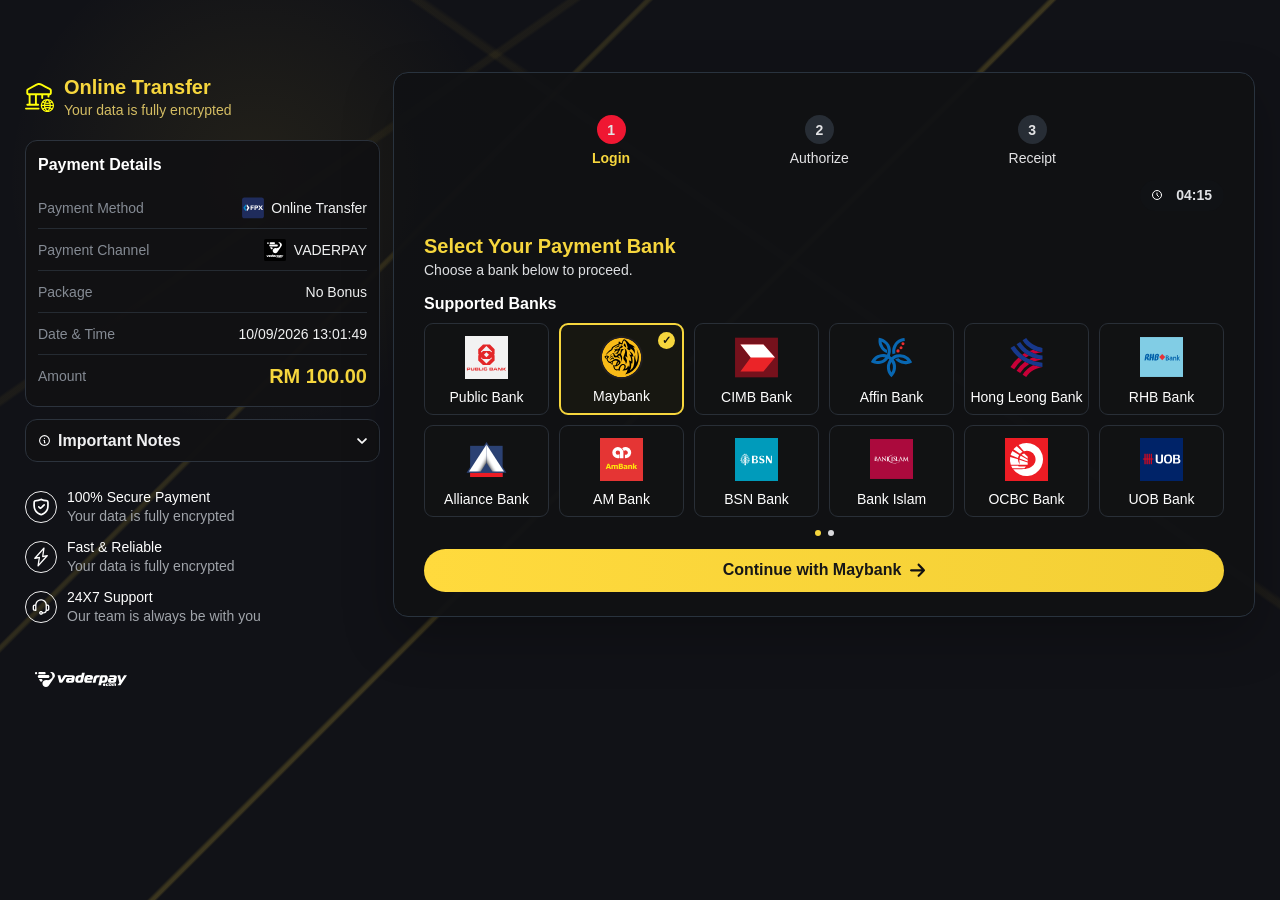
<file: index.html>
﻿<!DOCTYPE html>
<html lang="en">
<head>
  <meta charset="UTF-8">
  <meta name="viewport" content="width=device-width, initial-scale=1.0">
  <title>VADERPAY Payment Gateway</title>
  <link rel="stylesheet" href="css/style.css">
</head>
<body>
  <main class="gateway">

    <!-- Desktop left information column -->
    <aside class="desktop-sidebar">
      <div class="transfer-intro">
        <img src="assets/payment_gateway/icn-onlineTransfer.svg" alt="">
        <div>
          <strong>Online Transfer</strong>
          <span>Your data is fully encrypted</span>
        </div>
      </div>

      <section class="payment-card">
        <h2>Payment Details</h2>

        <div class="detail-row">
          <span>Payment Method</span>
          <strong><img src="assets/wallet_square/fpx.svg" alt="">Online Transfer</strong>
        </div>

        <div class="detail-row">
          <span>Payment Channel</span>
          <strong><img src="assets/vaderpaylogo.svg" alt="">VADERPAY</strong>
        </div>

        <div class="detail-row">
          <span>Package</span>
          <strong>No Bonus</strong>
        </div>

        <div class="detail-row">
          <span>Date &amp; Time</span>
          <strong>10/09/2026 13:01:49</strong>
        </div>

        <div class="detail-row amount">
          <span>Amount</span>
          <strong>RM 100.00</strong>
        </div>
      </section>

      <button class="desktop-notes" id="desktopNotes" type="button">
        <span>
          <img src="assets/payment_gateway/icn-important.svg" alt="">
          Important Notes
        </span>
        <img class="notes-dropdown-icon" src="assets/payment_gateway/icn-dropdown-w.svg" alt="">
      </button>

      <div class="desktop-notes-content" id="desktopNotesContent">
        <ul>
          <li>Kindly ensure your bank account has been activated for online payment processing.</li>
          <li>Kindly ensure that you have sufficient funds in the account.</li>
          <li>Kindly ensure that you have entered the correct ID and password.</li>
          <li>Please do not click on any submit button more than once.</li>
          <li>Please do not refresh your browser.</li>
          <li>Please take note of the reference number if any event you need to contact our Customer Service for further action.</li>
        </ul>
      </div>

      <div class="desktop-support">
        <div class="support-row">
          <img src="assets/payment_gateway/icn-secure.svg" alt="">
          <div><strong>100% Secure Payment</strong><span>Your data is fully encrypted</span></div>
        </div>
        <div class="support-row">
          <img src="assets/payment_gateway/icn-fast.svg" alt="">
          <div><strong>Fast &amp; Reliable</strong><span>Your data is fully encrypted</span></div>
        </div>
        <div class="support-row">
          <img src="assets/payment_gateway/icn-support.svg" alt="">
          <div><strong>24X7 Support</strong><span>Our team is always be with you</span></div>
        </div>
      </div>

      <img class="desktop-logo-bottom" src="assets/payment_gateway/logo-vaderpay.svg" alt="Vaderpay">
    </aside>

    <!-- Main bank-selection panel -->
    <section class="bank-shell">
      <div class="stepper">
        <div class="step active"><b>1</b><span>Login</span></div>
        <div class="step"><b>2</b><span>Authorize</span></div>
        <div class="step"><b>3</b><span>Receipt</span></div>
      </div>

      <div class="session-timer">
        <img src="assets/payment_gateway/icn-timer.svg" alt="">
        <span></span>
        <strong id="timer">04:16</strong>
      </div>

      <div class="bank-heading">
        <h1>Select Your Payment Bank</h1>
        <p>Choose a bank below to proceed.</p>
      </div>

      <h2 class="supported-title">Supported Banks</h2>

      <div class="bank-grid" id="bankGrid"></div>
      <div class="dots" id="dots"></div>

      <button class="continue-btn" id="continueBtn" type="button">
        <span>Continue with <span id="selectedBankLabel">Maybank</span></span>
        <img src="assets/payment_gateway/icn-arrow.svg" alt="">
      </button>

      <!-- Mobile-only payment details -->
      <section class="mobile-payment-card">
        <h2>Payment Details</h2>

        <div class="mobile-detail-row">
          <span>Payment Method</span>
          <strong><img src="assets/wallet_square/fpx.svg" alt="">Online Transfer</strong>
        </div>
        <div class="mobile-detail-row">
          <span>Payment Channel</span>
          <strong><img src="assets/vaderpaylogo.svg" alt="">VADERPAY</strong>
        </div>
        <div class="mobile-detail-row">
          <span>Package</span>
          <strong>No Bonus</strong>
        </div>
        <div class="mobile-detail-row">
          <span>Date &amp; Time</span>
          <strong>10/09/2026 13:01:49</strong>
        </div>
        <div class="mobile-detail-row amount">
          <span>Amount</span>
          <strong>RM 100.00</strong>
        </div>
      </section>

      <button class="mobile-continue" id="mobileContinue" type="button">
        <span>Continue</span>
        <img src="assets/payment_gateway/icn-arrow.svg" alt="">
      </button>

      <button class="mobile-important" id="mobileImportant" type="button">
        <span>Important Notes</span>
        <img class="notes-dropdown-icon" src="assets/payment_gateway/icn-dropdown-w.svg" alt="">
      </button>

      <div class="mobile-notes-content" id="mobileNotesContent">
        <ul>
          <li>Kindly ensure your bank account has been activated for online payment processing.</li>
          <li>Kindly ensure that you have sufficient funds in the account.</li>
          <li>Kindly ensure that you have entered the correct ID and password.</li>
          <li>Please do not click on any submit button more than once.</li>
          <li>Please do not refresh your browser.</li>
          <li>Please take note of the reference number if any event you need to contact our Customer Service for further action.</li>
        </ul>
      </div>

      <div class="mobile-support">
        <div><img src="assets/payment_gateway/icn-secure.svg" alt=""><strong>Secure Payment</strong></div>
        <div><img src="assets/payment_gateway/icn-fast.svg" alt=""><strong>Fast &amp; Reliable</strong></div>
        <div><img src="assets/payment_gateway/icn-support.svg" alt=""><strong>24X7 Support</strong></div>
      </div>

      <img class="mobile-logo-bottom" src="assets/payment_gateway/logo-vaderpay.svg" alt="Vaderpay">
    </section>
  </main>

  <script src="js/script.js"></script>
</body>
</html>
</file>
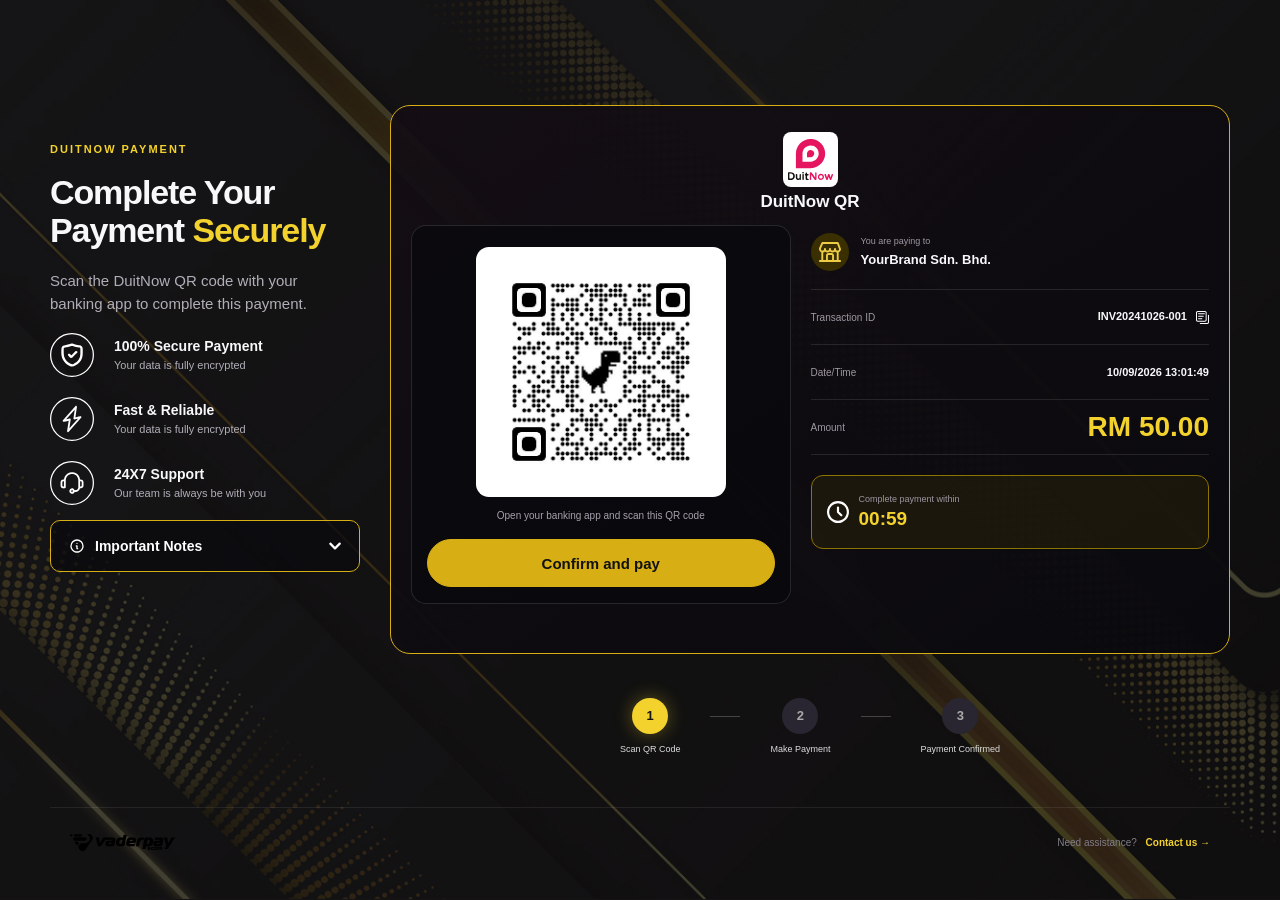
<file: index QR.html>
﻿<!doctype html>
<html lang="en">
<head>
<meta charset="utf-8">
<meta name="viewport" content="width=device-width,initial-scale=1">
<title>DuitNow Payment</title>
<link rel="stylesheet" href="style-QR.css">
</head>
<body>
<div class="bg-lines"></div>

<main class="desktop-page">
  <section class="desktop-intro">
    <div class="eyebrow">DUITNOW PAYMENT</div>
    <h1>Complete Your<br>Payment <span>Securely</span></h1>
    <p>Scan the DuitNow QR code with your<br>banking app to complete this payment.</p>

    <div class="intro-trust">
      <div class="trust-item">
        <img src="assets/payment_gateway/icn-secure.svg">
        <div><strong>100% Secure Payment</strong><span>Your data is fully encrypted</span></div>
      </div>
      <div class="trust-item">
        <img src="assets/payment_gateway/icn-fast.svg">
        <div><strong>Fast &amp; Reliable</strong><span>Your data is fully encrypted</span></div>
      </div>
      <div class="trust-item">
        <img src="assets/payment_gateway/icn-support.svg">
        <div><strong>24X7 Support</strong><span>Our team is always be with you</span></div>
      </div>
    </div>

    <button class="notes-btn" id="desktopNotes">
      <span><img src="assets/payment_gateway/icn-important.svg">Important Notes</span>
      <img class="drop" src="assets/payment_gateway/icn-dropdown-w.svg">
    </button>
    <div class="notes-content" id="desktopNotesContent">
      <ul>
        <li>Kindly ensure your bank account has been activated for online payment processing.</li>
        <li>Kindly ensure that you have sufficient funds in the account.</li>
        <li>Kindly ensure that you have entered the correct ID and password.</li>
        <li>Please do not click on any submit button more than once.</li>
        <li>Please do not refresh your browser.</li>
        <li>Please take note of the reference number if any event you need to contact our Customer Service for further action.</li>
      </ul>
    </div>
  </section>

  <section class="desktop-card">
    <div class="duit-title">
      <img src="assets/payment_gateway/duitnow.svg">
      <strong>DuitNow QR</strong>
    </div>

    <div class="desktop-main">
      <div class="qr-panel">
        <div class="qr-box"><img src="assets/payment_gateway/QRcode.jpg"></div>
        <p>Open your banking app and scan this QR code</p>
        <div class="confirm-pay-wrap"><button class="confirm-pay-btn" id="desktopConfirmPay" type="button">Confirm and pay</button></div>
      </div>

      <div class="payment-info">
        <div class="merchant">
          <div class="merchant-icon"><img src="assets/payment_gateway/icn-mercant.svg"></div>
          <div><small>You are paying to</small><strong>YourBrand Sdn. Bhd.</strong></div>
        </div>
        <div class="info-row"><span>Transaction ID</span><strong>INV20241026-001 <img src="assets/payment_gateway/copy-icon_white.svg"></strong></div>
        <div class="info-row"><span>Date/Time</span><strong>10/09/2026 13:01:49</strong></div>
        <div class="info-row amount"><span>Amount</span><strong>RM 50.00</strong></div>
        <div class="timer-box">
          <img src="assets/payment_gateway/icn-timer.svg">
          <div><small>Complete payment within</small><strong id="desktopTimer">14:51 minutes</strong></div>
        </div>
      </div>
    </div>
  </section>

  <section class="desktop-steps">
    <div class="step active"><b>1</b><span>Scan QR Code</span></div>
    <i></i>
    <div class="step"><b>2</b><span>Make Payment</span></div>
    <i></i>
    <div class="step"><b>3</b><span>Payment Confirmed</span></div>
  </section>

  <footer class="desktop-footer">
    <img src="assets/payment_gateway/logo-vaderpay.svg">
    <span>Need assistance? <strong>Contact us →</strong></span>
  </footer>
</main>

<main class="mobile-page">
  <div class="mobile-intro">
    <div class="eyebrow">DUITNOW PAYMENT</div>
    <h1>Complete Your<br>Payment <span>Securely</span></h1>
    <p>Scan the DuitNow QR code with your banking app to complete this payment.</p>
  </div>

  <section class="mobile-qr-card">
    <div class="mobile-qr-frame">
      <div class="qr-box"><img src="assets/payment_gateway/QRcode.jpg"></div>
      <p>Open your banking app and scan this QR code</p>
      <div class="confirm-pay-wrap"><button class="confirm-pay-btn" id="mobileConfirmPay" type="button">Confirm and pay</button></div>
      <img class="mobile-duit-logo" src="assets/payment_gateway/duitnow.svg">
      <strong>DuitNow QR</strong>
    </div>
  </section>

  <section class="mobile-info">
    <div class="mobile-amount"><span>Amount</span><strong>RM 50.00</strong></div>
    <div class="mobile-id"><span>Transaction ID</span><strong>INV20241026-001 <img src="assets/payment_gateway/copy-icon_white.svg"></strong></div>

    <div class="mobile-tile timer-tile">
      <img src="assets/payment_gateway/icn-timer.svg">
      <div><small>Complete payment within</small><strong id="mobileTimer">13:32 minutes</strong></div>
    </div>

    <div class="mobile-tile merchant-tile">
      <img src="assets/payment_gateway/icn-mercant.svg">
      <div><small>Payment to</small><strong>YourBrand Sdn. Bhd.</strong></div>
    </div>

    <div class="mobile-tile secure-tile">
      <img src="assets/payment_gateway/icn-secure_trusted.svg">
      <div><small>Secure and trusted</small><span>Your data is fully encrypted</span></div>
    </div>
  </section>

  <section class="mobile-steps">
    <div class="step active"><b>1</b><span>Scan QR Code</span></div>
    <i></i>
    <div class="step"><b>2</b><span>Make Payment</span></div>
    <i></i>
    <div class="step"><b>3</b><span>Payment Confirmed</span></div>
  </section>

  <button class="mobile-notes" id="mobileNotes">
    <span><img src="assets/payment_gateway/icn-important2.svg">Important Notes</span>
    <img class="drop" src="assets/payment_gateway/icn-dropdown-w.svg">
  </button>
  <div class="notes-content mobile-notes-content" id="mobileNotesContent">
    <ul>
      <li>Kindly ensure your bank account has been activated for online payment processing.</li>
      <li>Kindly ensure that you have sufficient funds in the account.</li>
      <li>Kindly ensure that you have entered the correct ID and password.</li>
      <li>Please do not click on any submit button more than once.</li>
      <li>Please do not refresh your browser.</li>
      <li>Please take note of the reference number if any event you need to contact our Customer Service for further action.</li>
    </ul>
  </div>

  <img class="mobile-vaderpay" src="assets/payment_gateway/logo-vaderpay.svg">
</main>

<script src="script-QR.js"></script>
</body>
</html>
</file>
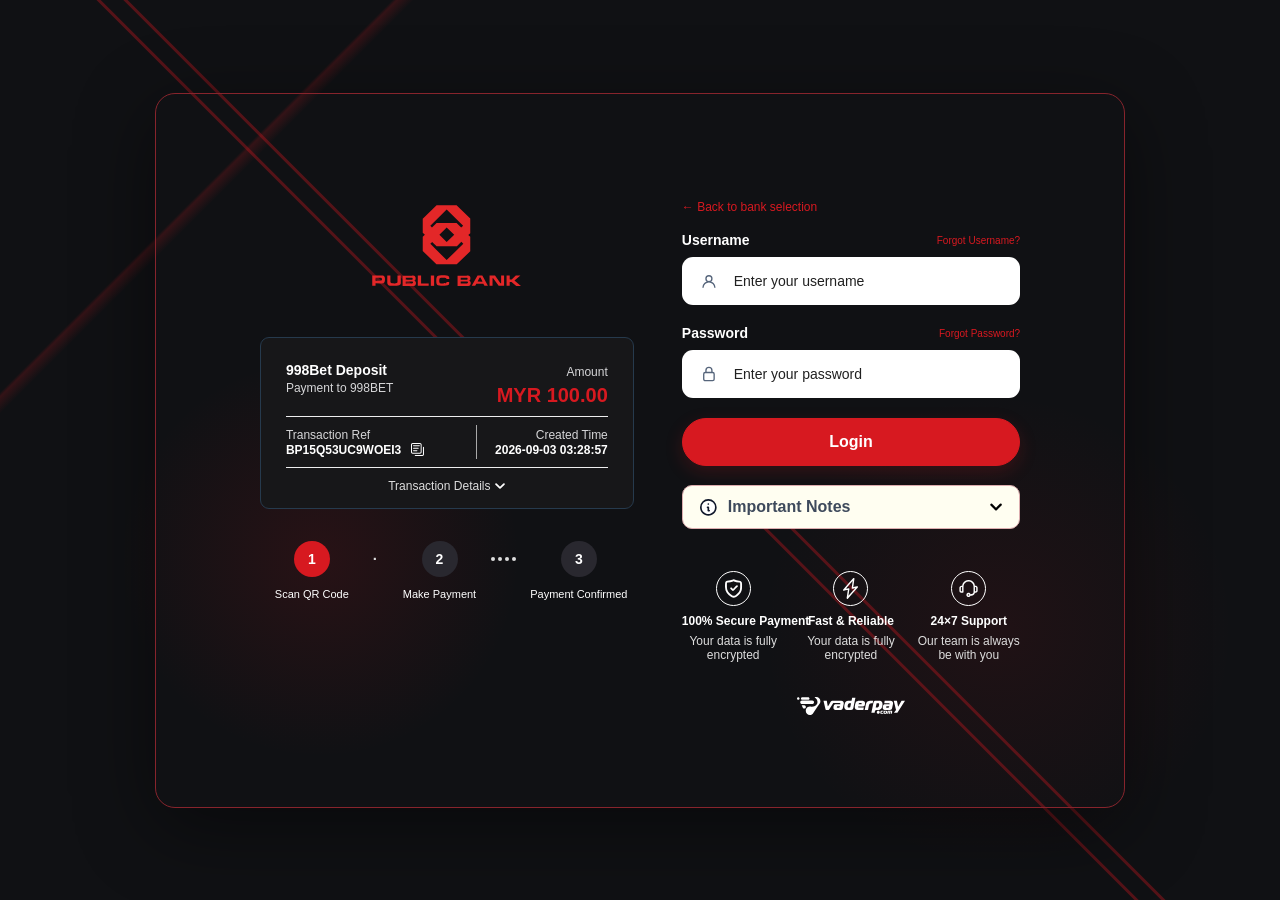
<file: login.html>
﻿<!DOCTYPE html>
<html lang="en">
<head>
  <meta charset="UTF-8">
  <meta name="viewport" content="width=device-width, initial-scale=1.0">
  <title>Bank Login Demo | Payment Gateway</title>
  <link rel="stylesheet" href="login.css">
</head>
<body>
<main class="page">
  <section class="gateway">
    <div class="info-side">
      <div class="bank-logo" id="bankLogoWrap">
        <img src="assets/bank/login-bank/bank_publicbank.svg" alt="Public Bank" class="pb-icon" id="bankLogo">
      </div>

      <div class="transaction-card">
        <div class="transaction-top">
          <div>
            <strong>998Bet Deposit</strong>
            <span>Payment to 998BET</span>
          </div>
          <div class="amount">
            <span>Amount</span>
            <strong>MYR 100.00</strong>
          </div>
        </div>
        <div class="transaction-meta">
          <div>
            <span>Transaction Ref</span>
            <strong>BP15Q53UC9WOEI3 <button class="copy-btn" type="button"><img src="assets/payment_gateway/copy-icon_white.svg" alt="Copy"></button></strong>
          </div>
          <div>
            <span>Created Time</span>
            <strong>2026-09-03 03:28:57</strong>
          </div>
        </div>
        <button class="transaction-details" type="button" id="detailsToggle">
          Transaction Details <img src="assets/payment_gateway/icn-dropdown-w.svg" alt="">
        </button>
        <div class="details-content" id="detailsContent">
            <ul style="margin-left: -26px;">
                <li>Payment Method: Online Transfer</li>
                <li>Payment Channel: VADERPAY</li>
                <li>Package: No Bonus</li>
            </ul>
        </div>
      </div>

      <div class="stepper">
        <div class="step active"><div class="step-circle">1</div><span>Scan QR Code</span></div>
        <div class="step-line step-line--animated"><i></i><i></i><i></i><i></i></div>
        <div class="step"><div class="step-circle">2</div><span>Make Payment</span></div>
        <div class="step-line"><i></i><i></i><i></i><i></i></div>
        <div class="step"><div class="step-circle">3</div><span>Payment Confirmed</span></div>
      </div>
    </div>

    <div class="form-side">
      <form id="loginForm" novalidate>
        <a class="back-to-banks" href="index.html">← Back to bank selection</a>
        <div class="field">
          <div class="field-head"><label for="username">Username</label><a href="#" class="help-link">Forgot Username?</a></div>
          <div class="input-wrap">
            <svg viewBox="0 0 24 24" aria-hidden="true"><path d="M20 21a8 8 0 0 0-16 0M12 13a4 4 0 1 0 0-8 4 4 0 0 0 0 8Z"/></svg>
            <input id="username" type="text" placeholder="Enter your username" autocomplete="username">
          </div>
        </div>
        <div class="field">
          <div class="field-head"><label for="password">Password</label><a href="#" class="help-link">Forgot Password?</a></div>
          <div class="input-wrap">
            <svg viewBox="0 0 24 24" aria-hidden="true"><rect x="5" y="10" width="14" height="11" rx="2"/><path d="M8 10V7a4 4 0 0 1 8 0v3"/></svg>
            <input id="password" type="password" placeholder="Enter your password" autocomplete="current-password">
          </div>
        </div>
        <button class="next-btn" type="submit">Login</button>
        <button class="notes-toggle" id="notesToggle" type="button">
          <span class="notes-left"><img src="assets/payment_gateway/icn-important2.svg" alt="">Important Notes</span>
          <img class="notes-arrow" src="assets/payment_gateway/icn-dropdown.svg" alt="">
        </button>
        <div class="notes-content" id="notesContent">
            <ul>
              <li>Kindly ensure your bank account has been activated for online payment processing.</li>
              <li>Kindly ensure that you have sufficient funds in the account.</li>
              <li>Kindly ensure that you have entered the correct ID and password.</li>
              <li>Please do not click on any submit button more than once.</li>
              <li>Please do not refresh your browser.</li>
              <li>Please take note of the reference number if any event you need to contact our Customer Service for further action.</li>
            </ul>
          </div>
      </form>

      <div class="trust-row">
        <div class="trust-item"><img src="assets/payment_gateway/icn-secure.svg" alt=""><strong>100% Secure Payment</strong><span>Your data is fully encrypted</span></div>
        <div class="trust-item"><img src="assets/payment_gateway/icn-fast.svg" alt=""><strong>Fast &amp; Reliable</strong><span>Your data is fully encrypted</span></div>
        <div class="trust-item"><img src="assets/payment_gateway/icn-support.svg" alt=""><strong>24×7 Support</strong><span>Our team is always be with you</span></div>
      </div>
      <img class="vaderpay-logo" src="assets/payment_gateway/logo-vaderpay.svg" alt="VaderPay">
    </div>
  </section>
</main>
<script src="login.js"></script>
</body>
</html>
</file>
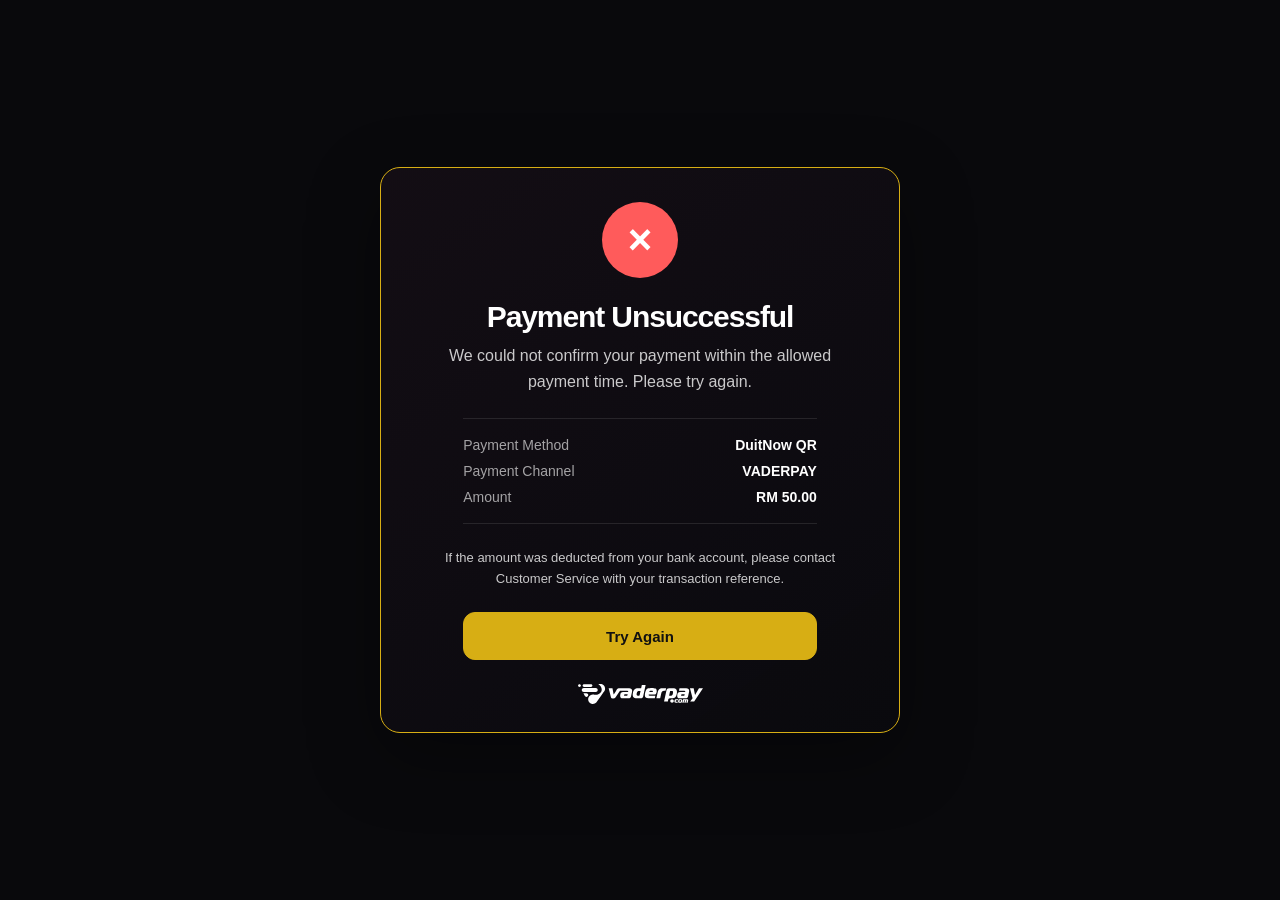
<file: payment-unsuccessful.html>
﻿<!doctype html>
<html lang="en">
<head>
    <meta charset="utf-8">
    <meta name="viewport" content="width=device-width,initial-scale=1">
    <title>Payment Unsuccessful</title>
    <link rel="stylesheet" href="style-QR.css">
    <style>
        .unsuccess-page {
            min-height: 100vh;
            display: flex;
            align-items: center;
            justify-content: center;
            padding: 32px 18px;
            background: var(--bg,#0b0b0f);
            color: #fff;
            font-family: inherit;
        }

        .unsuccess-card {
            width: min(520px,100%);
            border: 1px solid var(--gold2);
            border-radius: 20px;
            background: linear-gradient(145deg, rgba(20, 14, 20, .95), rgba(10, 10, 14, .96));
            padding: 34px 38px 28px;
            min-height: 500px;
            text-align: center;
            display: flex;
            flex-direction: column;
            align-items: center;
            box-shadow: 0 24px 70px rgba(0,0,0,.35);
        }

        .unsuccess-icon {
            width: 76px;
            height: 76px;
            margin: 0 auto 22px;
            border-radius: 50%;
            display: grid;
            place-items: center;
            background: #ff5b5b;
            color: #fff;
            font-size: 42px;
            font-weight: 700;
            animation: failPulse 1.8s ease-in-out infinite;
        }

        .unsuccess-card h1 {
            margin: 0 0 10px;
            font-size: 30px;
        }

        .unsuccess-card p {
            margin: 0 auto 24px;
            max-width: 420px;
            line-height: 1.6;
            opacity: .78;
        }

        .unsuccess-details {
            display: grid;
            gap: 10px;
            text-align: left;
            border-top: 1px solid rgba(255,255,255,.1);
            border-bottom: 1px solid rgba(255,255,255,.1);
            padding: 18px 0;
            margin-bottom: 24px;
            width: 80%;
        }

        .unsuccess-row {
            display: flex;
            justify-content: space-between;
            gap: 18px;
            font-size: 14px;
        }

            .unsuccess-row span {
                opacity: .62;
            }

            .unsuccess-row strong {
                text-align: right;
            }

        .try-again-btn {
            display: inline-flex;
            align-items: center;
            justify-content: center;
            width: 80%;
            min-height: 48px;
            margin: 22px auto 0;
            padding: 12px 20px;
            border: 1px solid var(--gold2);
            border-radius: 12px;
            background: var(--gold2);
            color: #111;
            font-size: 15px;
            font-weight: 700;
            line-height: 1;
            text-decoration: none;
            cursor: pointer;
            transition: transform .18s ease, filter .18s ease;
        }

        .try-again-btn:hover {
            filter: brightness(1.05);
            transform: translateY(-1px);
        }

        .try-again-btn:active {
            transform: translateY(0);
        }

        .unsuccess-logo {
            width: 125px;
            margin-top: 24px;
        }

        @keyframes failPulse {
            0%,100% {
                transform: scale(1);
                box-shadow: 0 0 0 0 rgba(255,91,91,.28);
            }

            50% {
                transform: scale(1.04);
                box-shadow: 0 0 0 12px rgba(255,91,91,0);
            }
        }

        @media(max-width:600px) {
            .unsuccess-page {
                padding: 20px 14px;
            }

            .unsuccess-card {
                padding: 34px 20px;
                border-radius: 18px;
            }

                .unsuccess-card h1 {
                    font-size: 25px;
                }

            .unsuccess-row {
                font-size: 13px;
            }

            .try-again-btn {
                width: 100%;
            }
        }
    </style>
</head>
<body>
    <div class="unsuccess-page">
        <section class="unsuccess-card">
            <div class="unsuccess-icon">×</div>
            <h1>Payment Unsuccessful</h1>
            <p>We could not confirm your payment within the allowed payment time. Please try again.</p>
            <div class="unsuccess-details">
                <div class="unsuccess-row"><span>Payment Method</span><strong>DuitNow QR</strong></div>
                <div class="unsuccess-row"><span>Payment Channel</span><strong>VADERPAY</strong></div>
                <div class="unsuccess-row"><span>Amount</span><strong>RM 50.00</strong></div>
            </div>
            <p style="font-size:13px;margin-bottom:0">If the amount was deducted from your bank account, please contact Customer Service with your transaction reference.</p>
            <a class="try-again-btn" href="index.html">Try Again</a>
            <img class="unsuccess-logo" src="assets/payment_gateway/logo-vaderpay.svg" alt="VADERPAY">
        </section>
    </div>
</body>
</html>
</file>
<file: css/style.css>
/* =========================================================
   VADERPAY PAYMENT GATEWAY
   PDF MATCH: Desktop + Mobile
   ========================================================= */

:root {
  --gold: #f6d63d;
  --gold-2: #ffe86a;
  --dark: #111214;
  --panel: rgba(16, 18, 20, .96);
  --panel-2: #141618;
  --line: #293039;
  --muted: #9ca2aa;
  --white: #fff;
}

* {
  box-sizing: border-box;
}

html,
body {
  margin: 0;
  min-height: 100%;
}

body {
  min-height: 100vh;
  background: #111217;
  color: var(--white);
  font-family: Arial, Helvetica, sans-serif;
}

/* The supplied PDF has a black/gold geometric background.
   If your existing asset folder has the matching PDF background,
   replace this URL with that asset. */
body::before {
  content: "";
  position: fixed;
  inset: 0;
  z-index: -2;
  background:
    linear-gradient(145deg, transparent 0 22%, rgba(245, 204, 54, .05) 22.2% 22.5%, transparent 22.7%),
    linear-gradient(35deg, transparent 0 66%, rgba(245, 204, 54, .05) 66.2% 66.5%, transparent 66.8%),
    radial-gradient(circle at 20% 20%, rgba(245, 208, 54, .08), transparent 20%),
    #111217;
}

body::after {
  content: "";
  position: fixed;
  inset: 0;
  z-index: -1;
  pointer-events: none;
  background:
    linear-gradient(135deg, transparent 0 48%, rgba(242, 207, 65, .25) 48.2% 48.35%, transparent 48.5%),
    linear-gradient(315deg, transparent 0 70%, rgba(242, 207, 65, .18) 70.2% 70.35%, transparent 70.5%);
  opacity: .75;
}

button {
  font: inherit;
}

/* =========================
   DESKTOP
   ========================= */

@media (min-width: 768px) {
  .gateway {
    width: min(1240px, calc(100% - 50px));
    min-height: 720px;
    margin: 0 auto;
    padding: 72px 0 45px;
    display: grid;
    grid-template-columns: 355px minmax(0, 1fr);
    gap: 13px;
    align-items: start;
  }
}

.desktop-sidebar {
  min-width: 0;
  padding-top: 4px;
}

.transfer-intro {
  display: flex;
  align-items: center;
  gap: 10px;
  margin-bottom: 22px;
}

.transfer-intro > img {
  width: 29px;
  height: 29px;
  object-fit: contain;
  filter: sepia(1) saturate(7) hue-rotate(350deg) brightness(1.25);
}

.transfer-intro strong {
  display: block;
  color: var(--gold);
  font-size: 13px;
  line-height: 1.1;
}

.transfer-intro span {
  display: block;
  margin-top: 4px;
  color: #d4bd63;
  font-size: 9px;
}

.payment-card {
  padding: 15px 12px 9px;
  border: 1px solid #2c333d;
  border-radius: 12px;
  background: rgba(17, 18, 20, .94);
}

.payment-card h2 {
  margin: 0 0 13px;
  font-size: 13px;
}

.detail-row {
  min-height: 42px;
  border-bottom: 1px solid #252b32;
  display: flex;
  align-items: center;
  justify-content: space-between;
  gap: 8px;
  font-size: 8px;
  color: #858b94;
}

.detail-row:last-child {
  border-bottom: 0;
}

.detail-row strong {
  color: #f1f2f3;
  display: flex;
  align-items: center;
  gap: 6px;
  font-size: 8px;
  text-align: right;
}

.detail-row strong img {
  width: 25px;
  max-height: 22px;
  object-fit: contain;
}

.detail-row.amount strong {
  color: var(--gold);
  font-size: 18px;
}

.desktop-notes {
    width: 100%;
    min-height: 43px;
    margin-top: 12px;
    padding: 0 12px;
    border: 1px solid #2c333d;
    border-radius: 12px;
    background: rgba(17, 18, 20, .94);
    color: #f1f1f2;
    display: flex;
    align-items: center;
    justify-content: space-between;
    cursor: pointer;
    font-size: 9px;
}

.desktop-notes > span {
  display: flex;
  align-items: center;
  gap: 7px;
}

.desktop-notes > span img {
  width: 13px;
}

.notes-dropdown-icon {
  width: 10px;
  height: 10px;
  transition: transform .18s ease;
}

.desktop-notes-content,
.mobile-notes-content {
    display: none;
    border-radius: 12px;
    background: rgb(25 26 28 / 94%);
}

.desktop-notes-content.open,
.mobile-notes-content.open {
  display: block;
}

.desktop-notes-content {
  padding: 8px 10px;
  color: #bfc4ca;
  font-size: 8px;
  line-height: 1.45;
}

.desktop-notes-content ul,
.mobile-notes-content ul {
  margin: 0;
  padding-left: 17px;
}

.desktop-support {
  margin-top: 27px;
  display: grid;
  gap: 15px;
}

.support-row {
  display: flex;
  align-items: center;
  gap: 10px;
}

.support-row > img {
  width: 32px;
  height: 32px;
}

.support-row strong,
.support-row span {
  display: block;
}

.support-row strong {
  font-size: 9px;
}

.support-row span {
  margin-top: 3px;
  color: #a0a4aa;
  font-size: 7px;
}

.desktop-logo-bottom {
  display: block;
  width: 92px;
  margin: 48px 0 0 10px;
}

.bank-shell {
  position: relative;
  min-width: 0;
  min-height: 505px;
  padding: 42px 30px 24px;
  border: 1px solid #29333e;
  border-radius: 15px;
  background: rgba(17, 18, 20, .96);
  box-shadow: 0 20px 50px rgba(0, 0, 0, .25);
}

.stepper {
  display: flex;
  width: 58%;
  justify-content: space-between;
  margin: 0 auto 14px;
}

.step {
  display: flex;
  flex-direction: column;
  align-items: center;
  gap: 6px;
  color: #e3e3e5;
  font-size: 9px;
}

.step b {
  width: 29px;
  height: 29px;
  display: grid;
  place-items: center;
  border-radius: 50%;
  background: #272d35;
  font-size: 11px;
}

.step.active b {
  background: #ef1732;
}

.step.active span {
  color: var(--gold);
  font-weight: 700;
}

.session-timer {
  position: relative;
  top: auto;
  right: auto;
  display: flex;
  align-items: center;
  justify-content: flex-end;
  gap: 7px;
  width: fit-content;
  margin: 0 0 24px auto;
  padding: 7px 12px;
  border-radius: 16px;
  background: #101215;
  color: #dfe1e4;
  font-size: var(--font-sm);
  line-height: 1.2;
  white-space: nowrap;
}

.session-timer img {
  width: 10px;
  height: 10px;
  filter: brightness(0) invert(1);
}

.session-timer strong {
  font-size: var(--font-sm);
  font-weight: 700;
}

.bank-heading h1 {
  margin: 0;
  color: var(--gold);
  font-size: 14px;
  line-height: 1.15;
}

.bank-heading p {
  margin: 4px 0 17px;
  color: #dddfe2;
  font-size: 8px;
}

.supported-title {
  margin: 0 0 10px;
  font-size: 11px;
}

.bank-grid {
  display: grid;
  grid-template-columns: repeat(6, minmax(0, 1fr));
  gap: 10px;
  touch-action: pan-y;
  user-select: none;
}

.bank-card {
  position: relative;
  min-width: 0;
  height: 92px;
  padding: 9px 4px;
  border: 1px solid #292f37;
  border-radius: 9px;
  background: #111213;
  color: #fff;
  display: flex;
  flex-direction: column;
  align-items: center;
  justify-content: center;
  gap: 7px;
  cursor: pointer;
}

.bank-card img {
  width: 43px;
  height: 50px;
  object-fit: contain;
}

.bank-card span {
  font-size: 7px;
  text-align: center;
  white-space: nowrap;
}

.bank-card.selected {
  border: 2px solid var(--gold);
  background: #171711;
}

.bank-card.selected::after {
  content: "✓";
  position: absolute;
  top: 7px;
  right: 7px;
  width: 17px;
  height: 17px;
  display: grid;
  place-items: center;
  border-radius: 50%;
  background: var(--gold);
  color: #111;
  font-size: 11px;
  font-weight: 800;
}

.dots {
  display: flex;
  justify-content: center;
  gap: 7px;
  margin: 13px 0;
}

.dot {
  width: 6px;
  height: 6px;
  border: 0;
  padding: 0;
  border-radius: 50%;
  background: #d9d9dc;
  cursor: pointer;
}

.dot.active {
  background: var(--gold);
}

.continue-btn,
.mobile-continue {
  width: 100%;
  min-height: 43px;
  border: 0;
  border-radius: 22px;
  background: linear-gradient(90deg, #ffda3d, #f3cf35);
  color: #171717;
  font-weight: 800;
  cursor: pointer;
  display: flex;
  align-items: center;
  justify-content: center;
  gap: 9px;
}

.continue-btn {
  font-size: 11px;
}

.continue-btn img,
.mobile-continue img {
  width: 15px;
  height: 15px;
}

.mobile-payment-card,
.mobile-continue,
.mobile-important,
.mobile-notes-content,
.mobile-support,
.mobile-logo-bottom {
  display: none;
}

/* =========================
   MOBILE
   ========================= */

@media (max-width: 767px) {
  body {
    background: #111217;
  }

  .gateway {
    width: min(100%, 680px);
    min-height: 100vh;
    padding: 20px;
    display: block;
  }

  .desktop-sidebar {
    display: none;
  }

  .bank-shell {
    min-height: 0;
    padding: 30px 20px 28px;
    border-radius: 18px;
  }

  .stepper {
    width: 86%;
    margin: 0 auto 16px;
  }

  .step {
    font-size: 11px;
    gap: 6px;
  }

  .step b {
    width: 32px;
    height: 32px;
    font-size: 13px;
  }

  .session-timer {
    position: relative;
    top: auto;
    right: auto;
    width: fit-content;
    margin: 0 auto 22px;
    padding: 7px 12px;
    font-size: var(--font-sm);
    line-height: 1.2;
    white-space: nowrap;
  }

  .session-timer strong {
    font-size: var(--font-sm);
  }

  .session-timer img {
    width: 14px;
    height: 14px;
    flex: 0 0 auto;
  }

  .bank-heading h1 {
    font-size: 17px;
  }

  .bank-heading p {
    margin-top: 5px;
    margin-bottom: 23px;
    font-size: 10px;
  }

  .supported-title {
    font-size: 15px;
    margin-bottom: 13px;
  }

  .bank-grid {
    grid-template-columns: repeat(3, minmax(0, 1fr));
    gap: 9px 12px;
  }

  .bank-card {
    height: 73px;
    padding: 7px 4px;
    gap: 5px;
  }

  .bank-card img {
    width: 49px;
    height: 38px;
  }

  .bank-card span {
    font-size: 9px;
  }

  .bank-card.selected::after {
    top: 5px;
    right: 5px;
    width: 18px;
    height: 18px;
  }

  .dots {
    margin: 14px 0 25px;
  }

  .dot {
    width: 7px;
    height: 7px;
  }

  .continue-btn {
    display: none;
  }

  .mobile-payment-card {
    display: block;
    margin-top: 0;
    padding: 15px 18px 7px;
    border: 1px solid #29313a;
    border-radius: 15px;
    background: #121315;
  }

  .mobile-payment-card h2 {
    margin: 0 0 12px;
    font-size: 17px;
  }

  .mobile-detail-row {
    min-height: 39px;
    border-bottom: 1px solid #272c32;
    display: flex;
    align-items: center;
    justify-content: space-between;
    gap: 8px;
    color: #9ca1a8;
    font-size: 9px;
  }

  .mobile-detail-row:last-child {
    border-bottom: 0;
  }

  .mobile-detail-row strong {
    display: flex;
    align-items: center;
    gap: 7px;
    color: #f0f0f2;
    font-size: 9px;
  }

  .mobile-detail-row strong img {
    width: 30px;
    max-height: 24px;
    object-fit: contain;
  }

  .mobile-detail-row.amount strong {
    color: var(--gold);
    font-size: 20px;
  }

  .mobile-continue {
    display: flex;
    margin-top: 13px;
    min-height: 44px;
    font-size: 14px;
  }

  .mobile-important {
    display: flex;
    width: 100%;
    min-height: 42px;
    margin-top: 13px;
    padding: 0 18px;
    border: 1px solid #c8ad19;
    border-radius: 22px;
    background: transparent;
    color: var(--gold);
    align-items: center;
    justify-content: center;
    gap: 10px;
    font-size: 13px;
    font-weight: 700;
    cursor: pointer;
  }

  .mobile-notes-content {
    display: none;
    margin-top: 9px;
    padding: 12px 14px;
    border: 1px solid #2d343d;
    border-radius: 11px;
    background: #111315;
    color: #c7cbd0;
    font-size: 9px;
    line-height: 1.5;
  }

  .mobile-notes-content.open {
    display: block;
  }

  .mobile-support {
    display: flex;
    justify-content: space-between;
    gap: 12px;
    margin-top: 25px;
  }

  .mobile-support > div {
    width: 33.33%;
    display: flex;
    flex-direction: column;
    align-items: center;
    gap: 5px;
  }

  .mobile-support img {
    width: 34px;
    height: 34px;
  }

  .mobile-support strong {
    font-size: 8px;
    white-space: nowrap;
  }

  .mobile-logo-bottom {
    display: block;
    width: 91px;
    margin: 29px auto 0;
  }
}

@media (max-width: 430px) {
  .gateway {
    padding-left: 16px;
    padding-right: 16px;
  }

  .bank-shell {
    padding-left: 14px;
    padding-right: 14px;
  }

  .bank-grid {
    gap: 7px 8px;
  }

  .bank-card {
    height: 69px;
  }

  .bank-card img {
    width: 43px;
  }
}

/* Bank page animation */
.bank-grid.slide-left {
  animation: bankSlideLeft .22s ease;
}

.bank-grid.slide-right {
  animation: bankSlideRight .22s ease;
}

@keyframes bankSlideLeft {
  from { opacity: .35; transform: translateX(18px); }
  to { opacity: 1; transform: translateX(0); }
}

@keyframes bankSlideRight {
  from { opacity: .35; transform: translateX(-18px); }
  to { opacity: 1; transform: translateX(0); }
}

.toast {
  position: fixed;
  left: 50%;
  bottom: 22px;
  transform: translate(-50%, 12px);
  opacity: 0;
  padding: 9px 14px;
  border: 1px solid #3b4148;
  border-radius: 10px;
  background: #17191c;
  color: #fff;
  font-size: 11px;
  pointer-events: none;
  transition: .2s ease;
  z-index: 100;
}
.toast.show {
  opacity: 1;
  transform: translate(-50%, 0);
}

/* =========================================================
   PDF DESKTOP WIDTH MATCH
   Based on supplied Desktop V2 PDF:
   left information column ~29%, right bank panel ~71%.
   Keep the existing gap and centered composition.
   ========================================================= */
@media (min-width: 768px) {
  .v2-layout {
    grid-template-columns: 29% 71%;
    gap: 14px;
  }

  /* Prevent the percentage columns + gap from overflowing. */
  .v2-layout {
    grid-template-columns: minmax(0, 29fr) minmax(0, 71fr);
  }

  .v2-layout > .bank-panel,
  .v2-layout > .summary-panel {
    min-width: 0;
  }
}

@media (min-width: 768px) {
  .desktop-sidebar {
    display: block;
    grid-column: 1;
    min-width: 0;
  }

  .bank-shell {
    grid-column: 2;
    min-width: 0;
  }
}

/* =========================================================
   TYPOGRAPHY SYSTEM
   Only 3 UI font sizes are used across Desktop + Mobile:
   20px = Primary / main heading / amount
   16px = Section heading / controls
   14px = Body / labels / supporting text
   ========================================================= */

:root {
  --font-lg: 20px;
  --font-md: 16px;
  --font-sm: 14px;
}

/* Primary typography */
.transfer-intro strong,
.bank-heading h1 {
  font-size: var(--font-lg);
}

.detail-row.amount strong,
.mobile-detail-row.amount strong {
  font-size: var(--font-lg);
}

/* Secondary typography */
.payment-card h2,
.mobile-payment-card h2,
.supported-title,
.continue-btn,
.mobile-continue,
.desktop-notes,
.mobile-important {
  font-size: var(--font-md);
}

/* Body / labels */
.transfer-intro span,
.detail-row,
.detail-row strong,
.desktop-notes-content,
.support-row strong,
.support-row span,
.session-timer,
.session-timer strong,
.bank-heading p,
.bank-card span,
.step,
.step b,
.mobile-detail-row,
.mobile-detail-row strong,
.mobile-notes-content,
.mobile-support strong {
  font-size: var(--font-sm);
}

/* Keep the visual hierarchy through weight, not extra font sizes */
.transfer-intro strong,
.bank-heading h1,
.detail-row.amount strong,
.mobile-detail-row.amount strong {
  font-weight: 700;
}

.payment-card h2,
.mobile-payment-card h2,
.supported-title,
.desktop-notes,
.mobile-important,
.continue-btn,
.mobile-continue {
  font-weight: 600;
}

.detail-row,
.detail-row strong,
.transfer-intro span,
.desktop-notes-content,
.support-row strong,
.support-row span,
.session-timer,
.bank-heading p,
.bank-card span,
.step,
.mobile-detail-row,
.mobile-detail-row strong,
.mobile-notes-content,
.mobile-support strong {
  font-weight: 400;
}

/* Buttons remain easy to read */
.continue-btn,
.mobile-continue {
  font-weight: 700;
}

/* Small visual icons/badges are not typography hierarchy */
.step b,
.bank-card.selected::after {
  font-weight: 700;
}


/* Timer readability: keep the countdown visually distinct without creating another font size. */
.session-timer strong {
  font-weight: 700;
}
</file>
<file: style-QR.css>
:root {
    --gold:#f4d22d;
    --gold2:#d7ae14;
    --bg:#09090c;
    --panel:#111016;
    --panel2:#15131a;
    --white:#f8f8fa;
    --muted:#a7a4ae;
    --line:rgba(255,255,255,.10);
    --font:Arial,Helvetica,sans-serif;
}

* {
    box-sizing: border-box;
}

html, body {
    margin: 0;
    min-height: 100%;
    font-family: var(--font);
    background: var(--bg);
    color: var(--white);
}

body {
    overflow-x: hidden;
    background: #0a0a0d url('assets/blackgold.jpg') center center/cover fixed no-repeat;
}

.bg-lines {
    position: fixed;
    inset: 0;
    z-index: 0;
    pointer-events: none;
    background: transparent;
}

    .bg-lines:after {
        display: none;
    }

.desktop-page {
    position: relative;
    z-index: 1;
    width: min(1180px,calc(100% - 60px));
    min-height: 100vh;
    margin: auto;
    padding: 105px 0 40px;
    display: grid;
    grid-template-columns: 310px minmax(0,1fr);
    column-gap: 30px;
}

.desktop-intro {
    padding-top: 38px;
}

.eyebrow {
    font-size: 11px;
    font-weight: 800;
    letter-spacing: 2px;
    color: var(--gold);
    margin-bottom: 18px;
}

h1 {
    font-size: 34px;
    line-height: 1.12;
    letter-spacing: -1.1px;
    margin: 0;
}

    h1 span {
        color: var(--gold);
    }

.desktop-intro > p {
    font-size: 15px;
    line-height: 1.55;
    color: #b2aeb9;
    margin: 20px 0 17px;
}

.intro-trust {
    display: flex;
    flex-direction: column;
    gap: 20px;
}

.trust-item {
    display: grid;
    grid-template-columns: 48px 1fr;
    align-items: center;
    gap: 16px;
}

    .trust-item > img {
        width: 44px;
        height: 44px;
    }

    .trust-item strong {
        display: block;
        font-size: 14px;
    }

    .trust-item span {
        display: block;
        font-size: 11px;
        color: #b2aeb9;
        margin-top: 5px;
    }

.notes-btn, .mobile-notes {
    width: 100%;
    height: 52px;
    border: 1px solid var(--gold2);
    border-radius: 10px;
    background: rgba(10,10,14,.72);
    color: #fff;
    display: flex;
    align-items: center;
    justify-content: space-between;
    padding: 0 18px;
    cursor: pointer;
    margin-top: 15px;
}

    .notes-btn span, .mobile-notes span {
        display: flex;
        align-items: center;
        gap: 10px;
        font-size: 14px;
        font-weight: 700;
    }

        .notes-btn span img, .mobile-notes span img {
            width: 16px;
            height: 16px;
        }

    .notes-btn .drop, .mobile-notes .drop {
        width: 12px;
        height: 12px;
        transition: .2s;
    }

    .notes-btn.open .drop, .mobile-notes.open .drop {
        transform: rotate(180deg);
    }

.notes-content {
    display: none;
    border: 1px solid var(--gold2);
    border-top: 0;
    border-radius: 0 0 10px 10px;
    background: #111016;
    color: #aaa;
    padding: 10px 18px;
    font-size: 11px;
    line-height: 1.55;
}

    .notes-content.open {
        display: block;
    }

    .notes-content ul {
        margin: 0;
        padding-left: 17px;
    }

    .notes-content li {
        margin: 0 0 5px;
    }

.desktop-card {
    grid-column: 2;
    grid-row: 1/3;
    border: 1px solid var(--gold2);
    border-radius: 20px;
    background: linear-gradient(145deg,rgba(20,14,20,.95),rgba(10,10,14,.96));
    padding: 26px 20px 13px;
    min-height: 466px;
}

.duit-title {
    text-align: center;
    margin-bottom: 13px;
}

    .duit-title img {
        width: 55px;
        height: 55px;
        display: block;
        margin: auto;
        object-fit: contain;
    }

    .duit-title strong {
        font-size: 17px;
        display: block;
        margin-top: 5px;
    }

.desktop-main {
    display: grid;
    grid-template-columns: 1fr 1.05fr;
    gap: 20px;
}

.qr-panel {
    border: 1px solid rgba(255,255,255,.12);
    border-radius: 15px;
    padding: 21px 15px 16px;
    text-align: center;
    background: rgba(9,9,13,.72);
}

.qr-box {
    width: 250px;
    height: 250px;
    background: #fff;
    border-radius: 13px;
    padding: 17px;
    margin: auto;
}

    .qr-box img {
        width: 100%;
        height: 100%;
        object-fit: cover;
    }

.qr-panel p {
    font-size: 10px;
    color: #a6a1ac;
    margin: 13px 0 0;
}

.payment-info {
    padding-top: 8px;
}

.merchant {
    display: flex;
    align-items: center;
    gap: 12px;
    padding: 0 0 18px;
    border-bottom: 1px solid var(--line);
}

.merchant-icon {
    width: 38px;
    height: 38px;
    border-radius: 50%;
    background: #392f00;
    display: grid;
    place-items: center;
}

    .merchant-icon img {
        width: 22px;
        height: 22px;
    }

.merchant small, .timer-box small {
    display: block;
    font-size: 9px;
    color: #9c97a1;
    margin-bottom: 4px;
}

.merchant strong {
    font-size: 13px;
}

.info-row {
    min-height: 55px;
    border-bottom: 1px solid var(--line);
    display: flex;
    align-items: center;
    justify-content: space-between;
}

    .info-row span {
        font-size: 10px;
        color: #9c97a1;
    }

    .info-row strong {
        font-size: 11px;
    }

        .info-row strong img {
            width: 13px;
            height: 13px;
            vertical-align: middle;
            margin-left: 6px;
        }

    .info-row.amount strong {
        font-size: 28px;
        color: var(--gold);
    }

.timer-box {
    margin-top: 20px;
    min-height: 74px;
    border: 1px solid #8c7400;
    border-radius: 12px;
    background: rgba(79,66,0,.22);
    display: flex;
    align-items: center;
    gap: 10px;
    padding: 12px 15px;
}

    .timer-box > img {
        width: 22px;
        height: 22px;
        filter: brightness(0) invert(1);
    }

    .timer-box strong {
        display: block;
        color: var(--gold);
        font-size: 19px;
    }

.desktop-steps {
    grid-column: 2;
    display: flex;
    justify-content: center;
    align-items: flex-start;
    gap: 30px;
    margin-top: 44px;
}

    .desktop-steps i, .mobile-steps i {
        width: 30px;
        height: 1px;
        background: rgba(255,255,255,.22);
        margin-top: 18px;
    }

.step {
    text-align: center;
}

    .step b {
        width: 36px;
        height: 36px;
        border-radius: 50%;
        display: grid;
        place-items: center;
        background: #292631;
        color: #aaa;
        font-size: 13px;
        margin: auto;
    }

    .step.active b {
        background: var(--gold);
        color: #18130a;
        box-shadow: 0 0 18px rgba(244,210,45,.35);
    }

    .step span {
        display: block;
        font-size: 9px;
        color: #ddd;
        margin-top: 10px;
        white-space: nowrap;
    }

.desktop-footer {
    grid-column: 1/3;
    border-top: 1px solid rgba(255,255,255,.08);
    margin-top: 36px;
    padding: 17px 20px 0;
    display: flex;
    align-items: center;
    justify-content: space-between;
}

    .desktop-footer img {
        width: 105px;
    }

    .desktop-footer span {
        font-size: 10px;
        color: #817d87;
    }

    .desktop-footer strong {
        color: var(--gold);
        margin-left: 6px;
    }

.mobile-page {
    display: none;
}

@media(max-width:767px) {
    .desktop-page {
        display: none;
    }

    .mobile-page {
        display: block;
        position: relative;
        z-index: 1;
        min-height: 100vh;
        padding: 28px 18px 30px;
    }

    .mobile-intro .eyebrow {
        margin-bottom: 10px;
    }

    .mobile-intro h1 {
        font-size: 28px;
        line-height: 1.12;
    }

    .mobile-intro p {
        font-size: 12px;
        line-height: 1.6;
        color: #aaa6b0;
        margin: 14px 0 20px;
    }

    .mobile-qr-card {
    }

    .mobile-qr-frame {
        border: 1px solid #806a00;
        border-radius: 15px;
        padding: 15px 8px 17px;
        text-align: center;
        background: rgba(12,11,16,.8);
    }

        .mobile-qr-frame .qr-box {
            width: 285px;
            height: 285px;
            max-width: 100%;
            padding: 17px;
        }

        .mobile-qr-frame p {
            font-size: 10px;
            color: #aaa;
            margin: 10px 0;
        }

    .mobile-duit-logo {
        width: 39px;
        height: 39px;
        display: block;
        margin: 2px auto 5px;
    }

    .mobile-qr-frame > strong {
        font-size: 13px;
    }

    .mobile-info {
        border: 1px solid #8e7600;
        border-radius: 15px;
        padding: 14px;
        margin-top: 12px;
        background: rgba(15,13,18,.9);
    }

    .mobile-amount, .mobile-id {
        display: flex;
        justify-content: space-between;
        align-items: center;
        border-bottom: 1px solid var(--line);
        padding: 9px 0;
    }

        .mobile-amount span, .mobile-id span {
            font-size: 11px;
            color: #aaa;
        }

        .mobile-amount strong {
            font-size: 22px;
            color: var(--gold);
        }

        .mobile-id strong {
            font-size: 10px;
        }

            .mobile-id strong img {
                width: 12px;
                vertical-align: middle;
                margin-left: 4px;
            }

    .mobile-tile {
        min-height: 64px;
        border: 1px solid #8e7600;
        border-radius: 12px;
        margin-top: 9px;
        display: flex;
        align-items: center;
        gap: 12px;
        padding: 10px 12px;
        background: rgba(71,61,0,.25);
    }

        .mobile-tile > img {
            width: 25px;
            height: 25px;
            fill: #EDCD45; 
        }

        .mobile-tile small {
            display: block;
            color: #a6a1aa;
            font-size: 9px;
        }

        .mobile-tile strong {
            display: block;
            font-size: 14px;
            color: var(--gold);
            margin-top: 3px;
        }

    .merchant-tile strong {
        color: #fff;
        font-size: 12px;
    }

    .secure-tile span {
        font-size: 8px;
        color: #999;
        display: block;
        margin-top: 3px;
    }

    .secure-tile small {
        color: var(--gold);
    }

    .mobile-steps {
        display: flex;
        justify-content: center;
        align-items: flex-start;
        gap: 18px;
        margin: 18px 0;
    }

        .mobile-steps i {
            width: 24px;
        }

        .mobile-steps .step b {
            width: 31px;
            height: 31px;
            font-size: 12px;
        }

        .mobile-steps .step span {
            font-size: 8px;
            margin-top: 8px;
        }

    .mobile-notes {
        margin-top: 0;
        height: 48px;
        border-radius: 10px;
    }

        .mobile-notes span {
            font-size: 13px;
        }

        .mobile-notes .drop {
            width: 11px;
        }

    .mobile-notes-content {
        font-size: 9px;
    }

    .mobile-vaderpay {
        display: block;
        width: 85px;
        margin: 80px auto 0;
    }
}

@media(max-width:380px) {
    .mobile-page {
        padding-left: 14px;
        padding-right: 14px;
    }

    .mobile-qr-frame .qr-box {
        width: 260px;
        height: 260px;
    }

    .mobile-steps {
        gap: 10px;
    }

        .mobile-steps i {
            width: 16px;
        }
}

/* Exact requested asset treatment */
.duit-title img,
.mobile-duit-logo {
    background: #fff;
    padding: 5px;
    border-radius: 8px;
}

.info-row strong img,
.mobile-id strong img {
    filter: none;
    opacity: 1;
}

/* Confirm and pay button */
.confirm-pay-wrap {
    margin-top: 18px;
    width: 100%;
}

.confirm-pay-btn {
    display: inline-flex;
    align-items: center;
    justify-content: center;
    width: 100%;
    min-height: 48px;
    padding: 12px 20px;
    border: 1px solid var(--gold2);
    border-radius: 50px;
    background: var(--gold2);
    color: #111;
    font-size: 15px;
    font-weight: 700;
    line-height: 1;
    text-decoration: none;
    cursor: pointer;
    transition: transform .18s ease, filter .18s ease;
}

    .confirm-pay-btn:hover {
        background: rgba(255,255,255,.10);
        color: #d7ae14;
        border: 1px solid var(--gold2);
    }

    .confirm-pay-btn:active {
        transform: translateY(1px);
    }

    .confirm-pay-btn img {
        width: 17px;
        height: 17px;
        vertical-align: -4px;
        margin-right: 7px;
    }

/* Force VADERPAY logo to black where supported */
.desktop-footer img,.mobile-vaderpay{filter:brightness(0) saturate(100%);}

@media (max-width: 900px){
  .confirm-pay-wrap{margin-top:16px;}
  .confirm-pay-btn{padding:13px 16px;font-size:14px;}
}
</file>
<file: login.css>
:root {
    --font-lg:20px;
    --font-md:16px;
    --font-sm:14px;
    --gold:#f4d13f;
    --text:#fff;
    --muted:#d6d6d8;
    --panel:#151517;
}

* {
    box-sizing: border-box;
}

html, body {
    margin: 0;
    min-height: 100%;
    font-family: Arial,Helvetica,sans-serif;
    color: var(--text);
    background: #070708;
}

button, input {
    font: inherit;
}

body {
    min-height: 100vh;
}

.page {
    min-height: 100vh;
    padding: 7.8vh 12.1vw;
    display: flex;
    align-items: center;
    justify-content: center;
    overflow: hidden;
    background: radial-gradient(circle at 25% 62%,rgba(202,151,31,.2),transparent 18%),radial-gradient(circle at 78% 70%,rgba(202,151,31,.12),transparent 20%),linear-gradient(135deg,transparent 0 18%,rgba(117,83,24,.45) 18.2%,transparent 19% 100%),linear-gradient(45deg,transparent 0 75%,rgba(117,83,24,.32) 75.2%,transparent 76%),#08080a;
    position: relative;
}

    .page:before, .page:after {
        content: "";
        position: absolute;
        width: 70vw;
        height: 16px;
        border: 3px solid rgba(139,101,29,.38);
        transform: rotate(45deg);
        pointer-events: none;
    }

    .page:before {
        top: 8%;
        left: -20%;
    }

    .page:after {
        bottom: 6%;
        right: -20%;
    }

.gateway {
    width: min(1160px,100%);
    min-height: 715px;
    border: 1px solid #d5b72d;
    border-radius: 20px;
    background: linear-gradient(120deg, rgba(20, 13, 20, .50));
    box-shadow: 0 20px 80px rgba(0,0,0,.45);
    display: grid;
    grid-template-columns: 1.05fr .95fr;
    gap: 48px;
    padding: 82px 104px 70px;
    position: relative;
    z-index: 1;
}

.info-side {
    display: flex;
    flex-direction: column;
    align-items: center;
}

.bank-logo {
    text-align: center;
    margin: 12px 0 26px;
}

.pb-icon {
    width: 165px;
    height: auto;
    object-fit: contain;
    filter: grayscale(1) brightness(0) invert(1);
    display: block;
    margin: 0 auto 8px;
}

.bank-name {
    font-size: var(--font-lg);
    font-weight: 800;
    letter-spacing: .5px;
}

.transaction-card {
    width: 100%;
    max-width: 485px;
    background: #171719;
    border: 1px solid #263a4d;
    border-radius: 9px;
    padding: 24px 25px 14px;
}

.transaction-top, .transaction-meta {
    display: flex;
    justify-content: space-between;
    gap: 20px;
}

    .transaction-top strong, .transaction-meta strong {
        display: block;
        font-size: var(--font-sm);
    }

    .transaction-top span, .transaction-meta span {
        font-size: 12px;
        color: var(--muted);
    }

.amount {
    text-align: right;
}

    .amount strong {
        color: var(--gold);
        font-size: var(--font-lg);
        margin-top: 4px;
    }

.transaction-meta {
    margin-top: 9px;
    padding: 8px 0;
    border-top: 1px solid #eee;
    border-bottom: 1px solid #eee;
}

    .transaction-meta > div + div {
        border-left: 1px solid #a9a9a9;
        padding-left: 18px;
        text-align: right;
    }

    .transaction-meta strong {
        font-size: 12px;
    }

.copy-btn {
    border: 0;
    color: #fff;
    background: transparent;
    cursor: pointer;
    padding: 0 0 0 6px;
    vertical-align: middle;
}

    .copy-btn img {
        width: 13px;
        height: 13px;
        display: inline-block;
    }

.transaction-details {
    width: 100%;
    border: 0;
    background: transparent;
    color: #ddd;
    cursor: pointer;
    font-size: 12px;
    padding-top: 11px;
    display: flex;
    align-items: center;
    justify-content: center;
    gap: 5px;
}

    .transaction-details img {
        width: 10px;
        height: 7px;
        object-fit: contain;
    }

.details-content {
    display: none;
    font-size: 12px;
    line-height: 1.7;
    color: #c9c9cb;
    padding: 8px 0 0;
}

    .details-content.open {
        display: block;
    }

.stepper {
    width: 92%;
    margin-top: 32px;
    display: grid;
    grid-template-columns: 1fr 54px 1fr 54px 1fr;
    align-items: start;
}

.step {
    display: flex;
    flex-direction: column;
    align-items: center;
    text-align: center;
    gap: 11px;
}

.step-circle {
    width: 36px;
    height: 36px;
    border-radius: 50%;
    background: #29282f;
    display: grid;
    place-items: center;
    font-size: var(--font-sm);
    font-weight: 700;
}

.step.active .step-circle {
    background: var(--gold);
    color: #16120a;
}

.step span {
    font-size: 11px;
    white-space: nowrap;
}

.step-line {
    display: flex;
    justify-content: center;
    gap: 3px;
    padding-top: 16px;
}

    .step-line i {
        width: 4px;
        height: 4px;
        border-radius: 50%;
        background: #ddd;
    }

.form-side {
    display: flex;
    flex-direction: column;
    justify-content: center;
    min-width: 0;
}

.field {
    margin-bottom: 20px;
}

.field-head {
    display: flex;
    justify-content: space-between;
    align-items: center;
    margin-bottom: 9px;
}

    .field-head label {
        font-size: var(--font-sm);
        font-weight: 700;
    }

.help-link {
    font-size: 10px;
    color: #e9c72e;
    text-decoration: none;
}

.input-wrap {
    height: 48px;
    border-radius: 11px;
    background: #fff;
    display: flex;
    align-items: center;
    padding: 0 18px;
}

    .input-wrap svg {
        width: 20px;
        height: 20px;
        margin-right: 14px;
        fill: none;
        stroke: #56657b;
        stroke-width: 1.8;
    }

    .input-wrap input {
        width: 100%;
        border: 0;
        outline: 0;
        color: #151515;
        background: transparent;
        font-size: var(--font-sm);
    }

        .input-wrap input::placeholder {
            color: #202020;
        }

.next-btn {
    width: 100%;
    height: 48px;
    border: 0;
    border-radius: 28px;
    background: linear-gradient(180deg,#ffe04f,#edc52b);
    color: #101010;
    font-size: var(--font-md);
    font-weight: 700;
    cursor: pointer;
    box-shadow: 0 6px 18px rgba(241,200,48,.12);
    margin-bottom: 19px;
}

.notes-toggle {
    width: 100%;
    min-height: 44px;
    border: 0;
    border-radius: 10px;
    background: #fffef1;
    color: #3e4a5c;
    cursor: pointer;
    display: flex;
    align-items: center;
    justify-content: space-between;
    padding: 0 17px;
    font-size: var(--font-md);
    font-weight: 600;
}

.notes-left {
    display: flex;
    align-items: center;
    gap: 11px;
}

    .notes-left img {
        width: 17px;
        height: 17px;
    }

.notes-arrow {
    width: 12px;
    height: 8px;
    transition: transform .2s ease;
}

.notes-toggle.open .notes-arrow {
    transform: rotate(180deg);
}

.notes-content {
    display: none;
    color: #d7d7d7;
    font-size: 12px;
    line-height: 1.6;
    padding: 10px 5px;
}

    .notes-content.open {
        display: block;
    }

.trust-row {
    display: grid;
    grid-template-columns: repeat(3,1fr);
    gap: 15px;
    margin-top: 42px;
}

.trust-item {
    text-align: center;
    min-width: 0;
}

    .trust-item > img {
        width: 35px;
        height: 35px;
        display: block;
        margin: 0 auto 8px;
    }

    .trust-item strong {
        display: block;
        font-size: 12px;
        white-space: nowrap;
    }

    .trust-item span {
        display: block;
        font-size: 12px;
        color: #ddd;
        margin-top: 6px;
    }

.vaderpay-logo {
    width: 108px;
    height: auto;
    display: block;
    margin: 35px auto 0;
}

@media(max-width:767px) {
    .page {
        padding: 22px 20px;
        align-items: flex-start;
        overflow-x: hidden;
        background: radial-gradient(circle at 0 80%,rgba(202,151,31,.2),transparent 25%),linear-gradient(135deg,transparent 0 18%,rgba(117,83,24,.35) 18.2%,transparent 19% 100%),#0b0b0d;
    }

    .gateway {
        width: 100%;
        min-height: 0;
        border-color: #25374b;
        border-radius: 28px;
        display: flex;
        flex-direction: column;
        gap: 0;
        padding: 20px;
        background: #151517;
    }

    .info-side {
        width: 100%;
    }

    .bank-logo {
        margin: 0 0 34px;
    }

    .pb-icon {
        width: 130px;
        height: auto;
        margin-bottom: 4px;
    }

    .bank-name {
        font-size: var(--font-lg);
    }

    .transaction-card {
        max-width: none;
        padding: 0 10px;
        border: 0;
        background: transparent;
    }

    .transaction-top strong {
        font-size: var(--font-sm);
    }

    .transaction-top span, .transaction-meta span {
        font-size: 10px;
    }

    .amount strong {
        font-size: var(--font-lg);
    }

    .transaction-meta {
        margin-top: 7px;
    }

    .transaction-details {
        padding-top: 10px;
    }

    .stepper {
        width: 100%;
        margin: 29px 0 43px;
        grid-template-columns: 1fr 44px 1fr 44px 1fr;
    }

    .step-circle {
        width: 36px;
        height: 36px;
    }

    .step span {
        font-size: 10px;
    }

    .step-line {
        padding-top: 16px;
    }

    .form-side {
        width: 100%;
    }

    .field {
        margin-bottom: 23px;
    }

    .field-head label {
        font-size: var(--font-sm);
    }

    .input-wrap {
        height: 48px;
    }

    .next-btn {
        height: 48px;
        margin-bottom: 20px;
    }

    .notes-toggle {
        min-height: 44px;
    }

    .trust-row {
        margin-top: 51px;
        gap: 5px;
    }

    .trust-item > img {
        width: 34px;
        height: 34px;
    }

    .trust-item strong {
        font-size: 9px;
    }

    .trust-item span {
        font-size: 6px;
    }

    .vaderpay-logo {
        width: 102px;
        margin-top: 38px;
    }

    .transaction-meta strong {
        font-size: 10px;
    }
}


/* Important Notes */
.notes-content ul {
    margin: 0;
    padding: 10px 0 4px 22px;
}

.notes-content li {
    margin: 0 0 7px;
    padding-left: 2px;
}

    .notes-content li:last-child {
        margin-bottom: 0;
    }


/* Bank-specific theme overrides. Layout remains shared across all banks. */
:root { --bank-primary: #D71920; --bank-accent: #D71920; --bank-on-primary: #FFFFFF; --gold: var(--bank-primary); }
.page {
  background:
    radial-gradient(circle at 25% 62%, color-mix(in srgb, var(--bank-primary) 12%, transparent), transparent 18%),
    radial-gradient(circle at 78% 70%, color-mix(in srgb, var(--bank-accent) 8%, transparent), transparent 20%),
    linear-gradient(135deg, transparent 0 18%, color-mix(in srgb, var(--bank-primary) 18%, transparent) 18.2%, transparent 19% 100%),
    #101114;
}
.page:before, .page:after { border-color: color-mix(in srgb, var(--bank-primary) 35%, transparent); }
.gateway { border-color: color-mix(in srgb, var(--bank-primary) 55%, #26313b); }
.pb-icon { filter: none; }
.amount strong, .step.active .step-circle { color: var(--bank-primary); }
.step.active .step-circle { background: var(--bank-primary); color: var(--bank-on-primary); }
.help-link { color: var(--bank-accent); }
.input-wrap:focus-within { outline: 2px solid var(--bank-primary); outline-offset: 1px; }
.next-btn { background: var(--bank-primary); color: var(--bank-on-primary); box-shadow: 0 6px 18px color-mix(in srgb, var(--bank-primary) 18%, transparent); }
.notes-toggle { border: 1px solid color-mix(in srgb, var(--bank-primary) 25%, #dedede); }
.demo-notice {
  width: 100%; max-width: 485px; margin: -10px 0 18px; padding: 9px 12px;
  border: 1px solid #b7791f; border-radius: 8px; background: #fff7e6;
  color: #7c4a03; font-size: 11px; line-height: 1.45; text-align: center;
}
.back-to-banks { display: inline-block; margin-bottom: 18px;color: var(--bank-primary);; font-size: 12px; text-decoration: none; }
.back-to-banks:hover { text-decoration: underline; }


/* Login page interaction polish */
.next-btn {
  border: 1px solid var(--bank-primary);
  transition: background-color .2s ease, color .2s ease, border-color .2s ease, box-shadow .2s ease;
  cursor: pointer;
}
.next-btn:hover, .next-btn:focus-visible {
  background: transparent;
  color: var(--bank-primary);
  border-color: var(--bank-primary);
  box-shadow: none;
}
.help-link {
  text-decoration: none;
  text-underline-offset: 4px;
  text-decoration-thickness: 1px;
  transition: text-decoration-color .2s ease, color .2s ease;
}
.help-link:hover, .help-link:focus-visible {
  color: var(--bank-primary);
  text-decoration: underline;
  text-decoration-color: var(--bank-primary);
}
/* Cycle the dot count in the connector between Scan QR Code and Make Payment. */
.step-line--animated {
  position: relative;
}
.step-line--animated i {
  display: none;
}
.step-line--animated::after {
  content: '.';
  display: inline-block;
  min-width: 1.8em;
  color: #ddd;
  font-size: 15px;
  font-weight: 700;
  letter-spacing: 2px;
  line-height: 1;
  text-align: center;
  animation: step-dots 1.2s steps(1, end) infinite;
  margin-top:-10px;
}
@keyframes step-dots {
  0%, 24% { content: '.'; }
  25%, 49% { content: '..'; }
  50%, 74% { content: '...'; }
  75%, 100% { content: '....'; }
}
@media (prefers-reduced-motion: reduce) {
  .step-line--animated::after { animation: none; content: '....'; }
  .next-btn, .help-link { transition: none; }
}

/* Bank Rakyat uses its supplied full-colour blue/orange logo. */
.bank-logo.bank-rakyat-logo .pb-icon { filter: none; }
</file>
